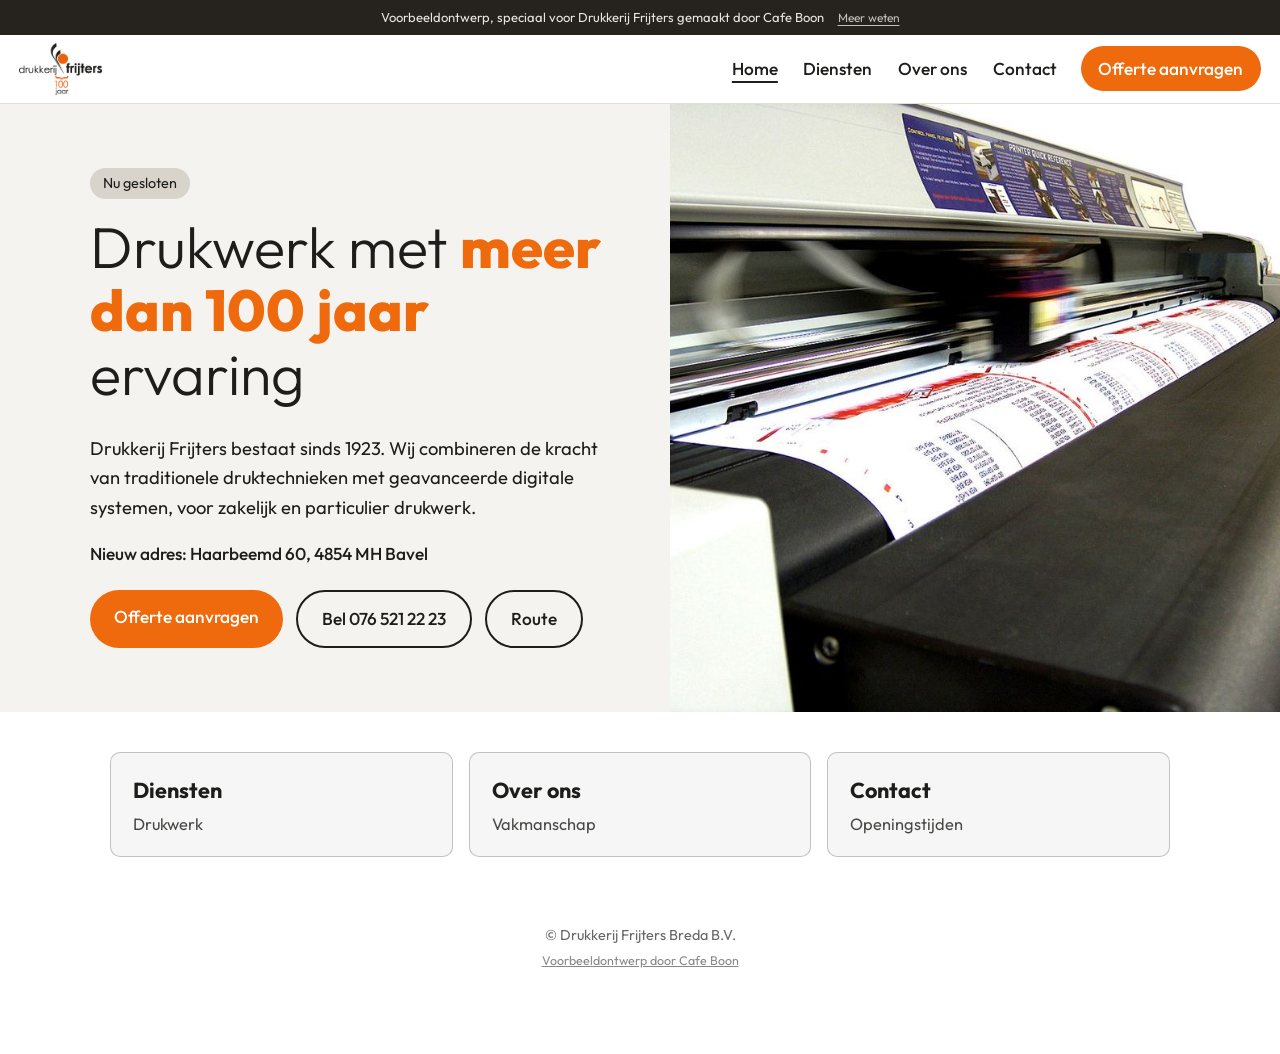
<file: index.html>
<!doctype html>
<html lang="nl">
<head>
<meta charset="utf-8">
<meta name="viewport" content="width=device-width, initial-scale=1">
<meta name="robots" content="noindex">
<title>Drukkerij Frijters - Drukwerk in Bavel sinds 1923</title>
<meta name="description" content="Drukkerij Frijters Breda B.V., Haarbeemd 60 in Bavel. Handelsdrukwerk, digitaal drukken, foliedruk en bedrukte artikelen sinds 1923. Ma t/m vr 9:00 tot 17:00.">
<meta property="og:title" content="Drukkerij Frijters, Bavel. Drukwerk sinds 1923">
<meta property="og:description" content="Handelsdrukwerk, digitaal drukken, foliedruk en bedrukte artikelen.">
<meta property="og:image" content="images/og.jpg">
<link rel="icon" type="image/jpeg" href="images/favicon.jpg">
<link rel="preconnect" href="https://fonts.googleapis.com">
<link rel="preconnect" href="https://fonts.gstatic.com" crossorigin>
<link href="https://fonts.googleapis.com/css2?family=Outfit:wght@300;400;500;700;800&display=swap" rel="stylesheet">
<link rel="stylesheet" href="style.css">
</head>
<body>
<div class="vb-banner" role="note"><span>Voorbeeldontwerp, speciaal voor Drukkerij Frijters gemaakt door Cafe Boon</span><a href="https://cafeboon.com">Meer weten</a></div>
<header class="top">
<a class="brand" href="index.html"><img alt="Drukkerij Frijters, 100 jaar" src="images/logo.png"/></a>
<nav><a aria-current="page" href="index.html">Home</a><a href="aanbod.html">Diensten</a><a href="over.html">Over ons</a><a href="contact.html">Contact</a></nav>
<a class="call" href="offerte.html">Offerte aanvragen</a>
</header>
<div aria-label="Pagina's" class="sn-bar" role="navigation"><a aria-current="page" class="sn-link" href="index.html">Home</a><a class="sn-link" href="aanbod.html">Diensten</a><a class="sn-link" href="over.html">Over ons</a><a class="sn-link" href="contact.html">Contact</a></div>
<section class="hero">
<div class="hero-in">
<p class="tag" id="status"></p>
<h1>Drukwerk met <em>meer dan 100 jaar</em> ervaring</h1>
<p class="claim">Drukkerij Frijters bestaat sinds 1923. Wij combineren de kracht van traditionele druktechnieken met geavanceerde digitale systemen, voor zakelijk en particulier drukwerk.</p>
<p class="addr">Nieuw adres: Haarbeemd 60, 4854 MH Bavel</p>
<div class="actions">
<a class="btn" href="offerte.html">Offerte aanvragen</a>
<a class="btn ghost" href="tel:+31765212223">Bel 076 521 22 23</a>
<a class="btn ghost" href="https://www.google.com/maps/dir/?api=1&amp;destination=Haarbeemd+60+4854+MH+Bavel">Route</a>
</div>
</div>
<img alt="Digitale drukpers bij Drukkerij Frijters" class="hero-img" src="images/digitaal.jpg"/>
</section>
<div class="sn-cards"><a class="sn-card" href="aanbod.html"><strong>Diensten</strong><span>Drukwerk</span></a><a class="sn-card" href="over.html"><strong>Over ons</strong><span>Vakmanschap</span></a><a class="sn-card" href="contact.html"><strong>Contact</strong><span>Openingstijden</span></a></div>
<footer>
<p>© Drukkerij Frijters Breda B.V.</p>
<p class="credit"><a href="https://cafeboon.com">Voorbeeldontwerp door Cafe Boon</a></p>
</footer>
<a class="fab" href="tel:+31765212223">Bel</a>
<script>try{(function(){
  var n=new Date(),d=n.getDay(),m=n.getHours()+n.getMinutes()/60,el=document.getElementById('status');
  var r=document.querySelector('tr[data-d="'+d+'"]');if(r)r.className='today';
  if(d>=1&&d<=5&&m>=9&&m<17){el.textContent='Nu geopend tot 17:00';el.className='tag yes'}
  else{el.textContent='Nu gesloten'}
})();}catch(e){}</script>
</body></html>
</file>
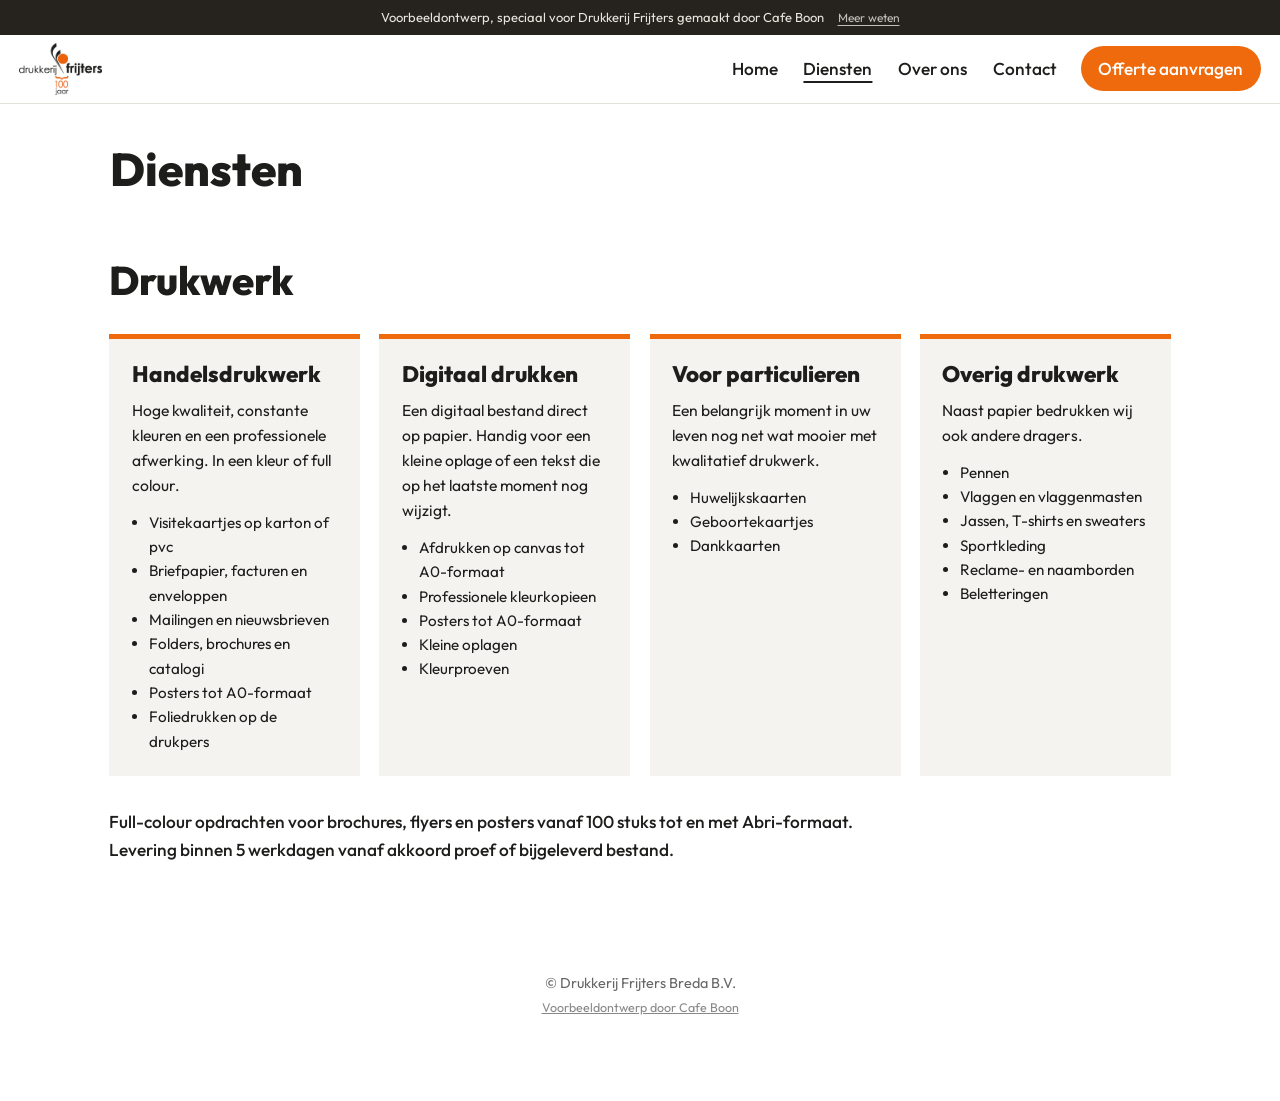
<file: aanbod.html>
<!doctype html>
<html lang="nl">
<head>
<meta charset="utf-8">
<meta name="viewport" content="width=device-width, initial-scale=1">
<meta name="robots" content="noindex">
<title>Diensten | Drukkerij Frijters</title>
<meta name="description" content="Drukkerij Frijters Breda B.V., Haarbeemd 60 in Bavel. Handelsdrukwerk, digitaal drukken, foliedruk en bedrukte artikelen sinds 1923. Ma t/m vr 9:00 tot 17:00.">
<meta property="og:title" content="Drukkerij Frijters, Bavel. Drukwerk sinds 1923">
<meta property="og:description" content="Handelsdrukwerk, digitaal drukken, foliedruk en bedrukte artikelen.">
<meta property="og:image" content="images/og.jpg">
<link rel="icon" type="image/jpeg" href="images/favicon.jpg">
<link rel="preconnect" href="https://fonts.googleapis.com">
<link rel="preconnect" href="https://fonts.gstatic.com" crossorigin>
<link href="https://fonts.googleapis.com/css2?family=Outfit:wght@300;400;500;700;800&display=swap" rel="stylesheet">
<link rel="stylesheet" href="style.css">
</head>
<body>
<div class="vb-banner" role="note"><span>Voorbeeldontwerp, speciaal voor Drukkerij Frijters gemaakt door Cafe Boon</span><a href="https://cafeboon.com">Meer weten</a></div>
<header class="top">
<a class="brand" href="index.html"><img alt="Drukkerij Frijters, 100 jaar" src="images/logo.png"/></a>
<nav><a href="index.html">Home</a><a aria-current="page" href="aanbod.html">Diensten</a><a href="over.html">Over ons</a><a href="contact.html">Contact</a></nav>
<a class="call" href="offerte.html">Offerte aanvragen</a>
</header>
<div aria-label="Pagina's" class="sn-bar" role="navigation"><a class="sn-link" href="index.html">Home</a><a aria-current="page" class="sn-link" href="aanbod.html">Diensten</a><a class="sn-link" href="over.html">Over ons</a><a class="sn-link" href="contact.html">Contact</a></div>
<div class="sn-head"><h1>Diensten</h1></div>
<section class="wrap" id="drukwerk">
<h2>Drukwerk</h2>
<div class="grid">
<article>
<h3>Handelsdrukwerk</h3>
<p>Hoge kwaliteit, constante kleuren en een professionele afwerking. In een kleur of full colour.</p>
<ul><li>Visitekaartjes op karton of pvc</li><li>Briefpapier, facturen en enveloppen</li><li>Mailingen en nieuwsbrieven</li><li>Folders, brochures en catalogi</li><li>Posters tot A0-formaat</li><li>Foliedrukken op de drukpers</li></ul>
</article>
<article>
<h3>Digitaal drukken</h3>
<p>Een digitaal bestand direct op papier. Handig voor een kleine oplage of een tekst die op het laatste moment nog wijzigt.</p>
<ul><li>Afdrukken op canvas tot A0-formaat</li><li>Professionele kleurkopieen</li><li>Posters tot A0-formaat</li><li>Kleine oplagen</li><li>Kleurproeven</li></ul>
</article>
<article>
<h3>Voor particulieren</h3>
<p>Een belangrijk moment in uw leven nog net wat mooier met kwalitatief drukwerk.</p>
<ul><li>Huwelijkskaarten</li><li>Geboortekaartjes</li><li>Dankkaarten</li></ul>
</article>
<article>
<h3>Overig drukwerk</h3>
<p>Naast papier bedrukken wij ook andere dragers.</p>
<ul><li>Pennen</li><li>Vlaggen en vlaggenmasten</li><li>Jassen, T-shirts en sweaters</li><li>Sportkleding</li><li>Reclame- en naamborden</li><li>Beletteringen</li></ul>
</article>
</div>
<p class="note">Full-colour opdrachten voor brochures, flyers en posters vanaf 100 stuks tot en met Abri-formaat. Levering binnen 5 werkdagen vanaf akkoord proef of bijgeleverd bestand.</p>
</section>
<footer>
<p>© Drukkerij Frijters Breda B.V.</p>
<p class="credit"><a href="https://cafeboon.com">Voorbeeldontwerp door Cafe Boon</a></p>
</footer>
<a class="fab" href="tel:+31765212223">Bel</a>
<script>try{(function(){
  var n=new Date(),d=n.getDay(),m=n.getHours()+n.getMinutes()/60,el=document.getElementById('status');
  var r=document.querySelector('tr[data-d="'+d+'"]');if(r)r.className='today';
  if(d>=1&&d<=5&&m>=9&&m<17){el.textContent='Nu geopend tot 17:00';el.className='tag yes'}
  else{el.textContent='Nu gesloten'}
})();}catch(e){}</script>
</body></html>
</file>
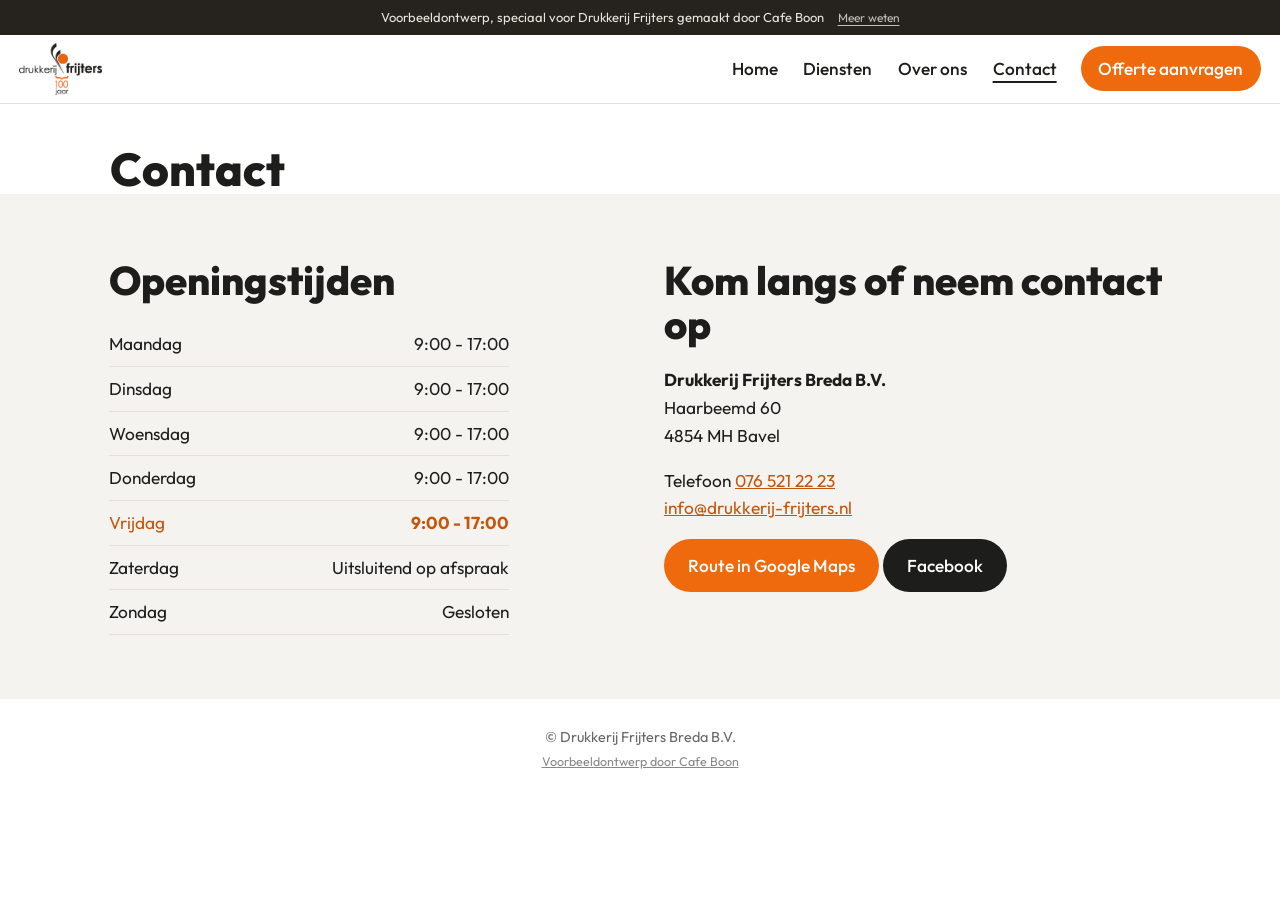
<file: contact.html>
<!doctype html>
<html lang="nl">
<head>
<meta charset="utf-8">
<meta name="viewport" content="width=device-width, initial-scale=1">
<meta name="robots" content="noindex">
<title>Contact | Drukkerij Frijters</title>
<meta name="description" content="Drukkerij Frijters Breda B.V., Haarbeemd 60 in Bavel. Handelsdrukwerk, digitaal drukken, foliedruk en bedrukte artikelen sinds 1923. Ma t/m vr 9:00 tot 17:00.">
<meta property="og:title" content="Drukkerij Frijters, Bavel. Drukwerk sinds 1923">
<meta property="og:description" content="Handelsdrukwerk, digitaal drukken, foliedruk en bedrukte artikelen.">
<meta property="og:image" content="images/og.jpg">
<link rel="icon" type="image/jpeg" href="images/favicon.jpg">
<link rel="preconnect" href="https://fonts.googleapis.com">
<link rel="preconnect" href="https://fonts.gstatic.com" crossorigin>
<link href="https://fonts.googleapis.com/css2?family=Outfit:wght@300;400;500;700;800&display=swap" rel="stylesheet">
<link rel="stylesheet" href="style.css">
</head>
<body>
<div class="vb-banner" role="note"><span>Voorbeeldontwerp, speciaal voor Drukkerij Frijters gemaakt door Cafe Boon</span><a href="https://cafeboon.com">Meer weten</a></div>
<header class="top">
<a class="brand" href="index.html"><img alt="Drukkerij Frijters, 100 jaar" src="images/logo.png"/></a>
<nav><a href="index.html">Home</a><a href="aanbod.html">Diensten</a><a href="over.html">Over ons</a><a aria-current="page" href="contact.html">Contact</a></nav>
<a class="call" href="offerte.html">Offerte aanvragen</a>
</header>
<div aria-label="Pagina's" class="sn-bar" role="navigation"><a class="sn-link" href="index.html">Home</a><a class="sn-link" href="aanbod.html">Diensten</a><a class="sn-link" href="over.html">Over ons</a><a aria-current="page" class="sn-link" href="contact.html">Contact</a></div>
<div class="sn-head"><h1>Contact</h1></div>
<section class="visit" id="contact">
<div class="wrap two">
<div>
<h2>Openingstijden</h2>
<table>
<tr data-d="1"><th>Maandag</th><td>9:00 - 17:00</td></tr>
<tr data-d="2"><th>Dinsdag</th><td>9:00 - 17:00</td></tr>
<tr data-d="3"><th>Woensdag</th><td>9:00 - 17:00</td></tr>
<tr data-d="4"><th>Donderdag</th><td>9:00 - 17:00</td></tr>
<tr data-d="5"><th>Vrijdag</th><td>9:00 - 17:00</td></tr>
<tr data-d="6"><th>Zaterdag</th><td>Uitsluitend op afspraak</td></tr>
<tr data-d="0"><th>Zondag</th><td>Gesloten</td></tr>
</table>
</div>
<div>
<h2>Kom langs of neem contact op</h2>
<p><b>Drukkerij Frijters Breda B.V.</b><br/>Haarbeemd 60<br/>4854 MH Bavel</p>
<p>Telefoon <a href="tel:+31765212223">076 521 22 23</a><br/><a href="mailto:info@drukkerij-frijters.nl">info@drukkerij-frijters.nl</a></p>
<p><a class="btn" href="https://www.google.com/maps/dir/?api=1&amp;destination=Haarbeemd+60+4854+MH+Bavel">Route in Google Maps</a> <a class="btn alt" href="https://www.facebook.com/Drukkerij-Frijters-Breda-bv-403516166486152/">Facebook</a></p>
</div>
</div>
</section>
<footer>
<p>© Drukkerij Frijters Breda B.V.</p>
<p class="credit"><a href="https://cafeboon.com">Voorbeeldontwerp door Cafe Boon</a></p>
</footer>
<a class="fab" href="tel:+31765212223">Bel</a>
<script>try{(function(){
  var n=new Date(),d=n.getDay(),m=n.getHours()+n.getMinutes()/60,el=document.getElementById('status');
  var r=document.querySelector('tr[data-d="'+d+'"]');if(r)r.className='today';
  if(d>=1&&d<=5&&m>=9&&m<17){el.textContent='Nu geopend tot 17:00';el.className='tag yes'}
  else{el.textContent='Nu gesloten'}
})();}catch(e){}</script>
</body></html>
</file>
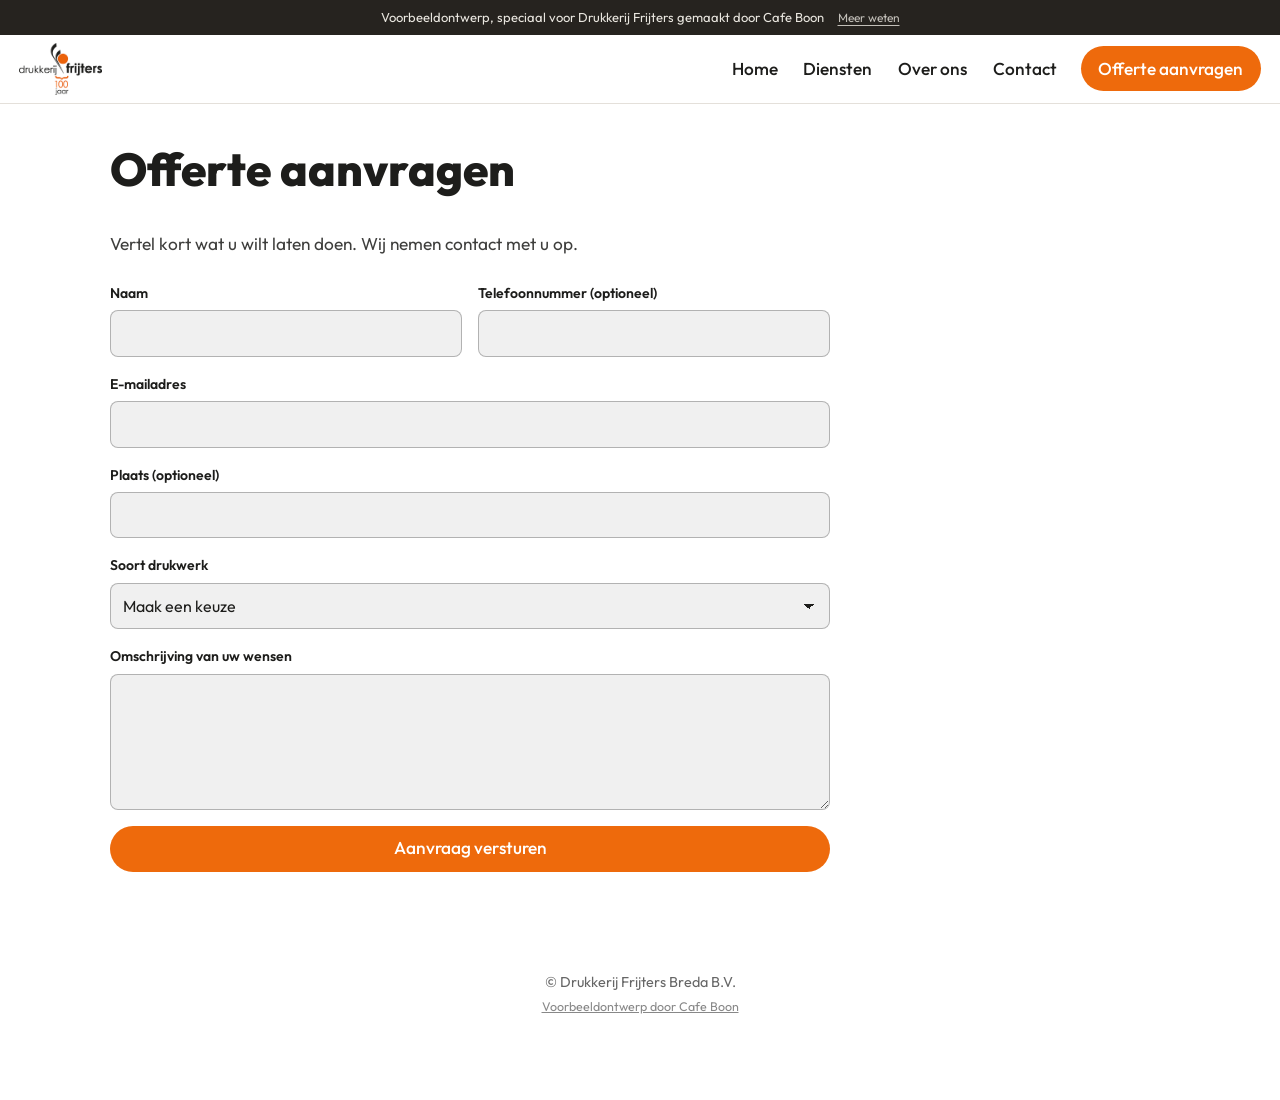
<file: offerte.html>
<!doctype html>
<html lang="nl">
<head>
<meta charset="utf-8">
<meta name="viewport" content="width=device-width, initial-scale=1">
<meta name="robots" content="noindex">
<title>Offerte aanvragen | Drukkerij Frijters</title>
<meta name="description" content="Offerte aanvragen bij Drukkerij Frijters.">
<meta property="og:title" content="Drukkerij Frijters, Bavel. Drukwerk sinds 1923">
<meta property="og:description" content="Handelsdrukwerk, digitaal drukken, foliedruk en bedrukte artikelen.">
<meta property="og:image" content="images/og.jpg">
<link rel="icon" type="image/jpeg" href="images/favicon.jpg">
<link rel="preconnect" href="https://fonts.googleapis.com">
<link rel="preconnect" href="https://fonts.gstatic.com" crossorigin>
<link href="https://fonts.googleapis.com/css2?family=Outfit:wght@300;400;500;700;800&display=swap" rel="stylesheet">
<link rel="stylesheet" href="style.css">
</head>
<body>
<div class="vb-banner" role="note"><span>Voorbeeldontwerp, speciaal voor Drukkerij Frijters gemaakt door Cafe Boon</span><a href="https://cafeboon.com">Meer weten</a></div>
<header class="top">
<a class="brand" href="index.html"><img alt="Drukkerij Frijters, 100 jaar" src="images/logo.png"/></a>
<nav><a href="index.html">Home</a><a href="aanbod.html">Diensten</a><a href="over.html">Over ons</a><a href="contact.html">Contact</a></nav>
<a class="call" href="#formulier">Offerte aanvragen</a>
</header>
<div aria-label="Pagina's" class="sn-bar" role="navigation"><a class="sn-link" href="index.html">Home</a><a class="sn-link" href="aanbod.html">Diensten</a><a class="sn-link" href="over.html">Over ons</a><a class="sn-link" href="contact.html">Contact</a></div>
<div class="sn-head"><h1>Offerte aanvragen</h1></div>
<section class="sn-formsec" id="formulier"><div class="sn-formwrap"><p class="sn-lead">Vertel kort wat u wilt laten doen. Wij nemen contact met u op.</p><form class="sn-form" id="sn-form"><div class="sn-field"><label for="naam">Naam</label><input id="naam" name="naam" type="text" required autocomplete="name"></div><div class="sn-field"><label for="tel">Telefoonnummer (optioneel)</label><input id="tel" name="tel" type="tel" autocomplete="tel"></div><div class="sn-field full"><label for="email">E-mailadres</label><input id="email" name="email" type="email" required autocomplete="email"></div><div class="sn-field full"><label for="plaats">Plaats (optioneel)</label><input id="plaats" name="plaats" type="text" autocomplete="address-level2"></div><div class="sn-field full"><label for="keuze">Soort drukwerk</label><select id="keuze" name="keuze" required><option value="">Maak een keuze</option><option>Visitekaartjes</option><option>Briefpapier, facturen en enveloppen</option><option>Mailingen en nieuwsbrieven</option><option>Folders, brochures en catalogi</option><option>Posters</option><option>Canvas</option><option>Kleurkopieën</option><option>Huwelijkskaarten</option><option>Geboortekaartjes</option><option>Dankkaarten</option><option>Vlaggen en vlaggenmasten</option><option>Kleding en sportkleding</option><option>Reclame- en naamborden</option><option>Beletteringen</option></select></div><div class="sn-field full"><label for="opm">Omschrijving van uw wensen</label><textarea id="opm" name="opm" rows="5" required></textarea></div><div class="sn-field full"><button class="btn" type="submit">Aanvraag versturen</button></div></form></div></section>
<script>(function(){var f=document.getElementById('sn-form');if(!f)return;f.addEventListener('submit',function(e){e.preventDefault();if(!f.checkValidity()){f.reportValidity();return;}var d=document.createElement('div');d.className='sn-done';d.setAttribute('role','status');d.tabIndex=-1;d.innerHTML='<h2>Bedankt voor uw aanvraag</h2><p>Dit is een voorbeeldwebsite van Cafe Boon. Uw aanvraag is daarom niet verstuurd. Neem voor een echte offerte contact op via <a href="tel:+31765212223">076 521 22 23</a>.</p>';f.parentNode.replaceChild(d,f);d.focus();});})();</script>
<footer>
<p>© Drukkerij Frijters Breda B.V.</p>
<p class="credit"><a href="https://cafeboon.com">Voorbeeldontwerp door Cafe Boon</a></p>
</footer>
<a class="fab" href="tel:+31765212223">Bel</a>
<script>try{(function(){
  var n=new Date(),d=n.getDay(),m=n.getHours()+n.getMinutes()/60,el=document.getElementById('status');
  var r=document.querySelector('tr[data-d="'+d+'"]');if(r)r.className='today';
  if(d>=1&&d<=5&&m>=9&&m<17){el.textContent='Nu geopend tot 17:00';el.className='tag yes'}
  else{el.textContent='Nu gesloten'}
})();}catch(e){}</script>
</body></html>
</file>
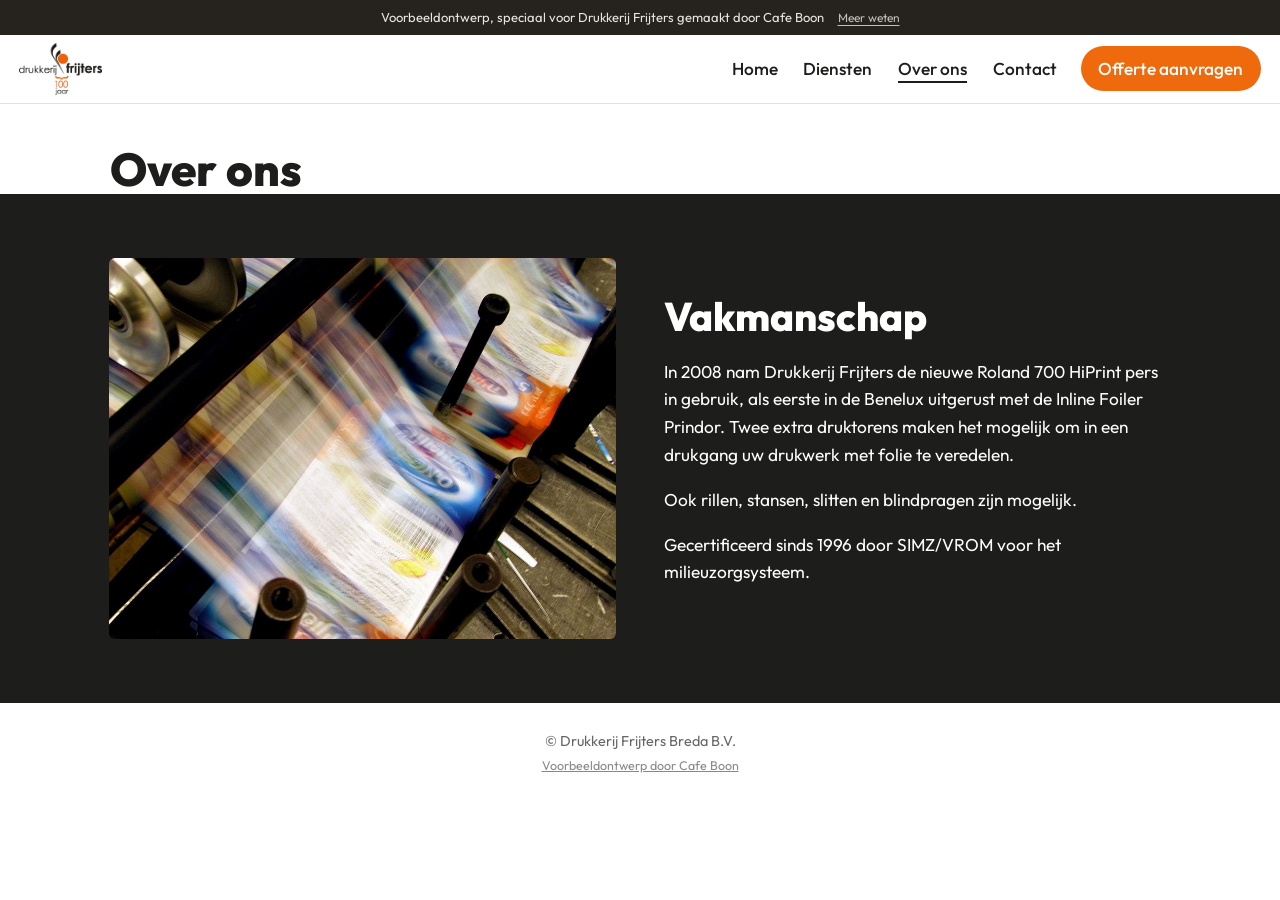
<file: over.html>
<!doctype html>
<html lang="nl">
<head>
<meta charset="utf-8">
<meta name="viewport" content="width=device-width, initial-scale=1">
<meta name="robots" content="noindex">
<title>Over ons | Drukkerij Frijters</title>
<meta name="description" content="Drukkerij Frijters Breda B.V., Haarbeemd 60 in Bavel. Handelsdrukwerk, digitaal drukken, foliedruk en bedrukte artikelen sinds 1923. Ma t/m vr 9:00 tot 17:00.">
<meta property="og:title" content="Drukkerij Frijters, Bavel. Drukwerk sinds 1923">
<meta property="og:description" content="Handelsdrukwerk, digitaal drukken, foliedruk en bedrukte artikelen.">
<meta property="og:image" content="images/og.jpg">
<link rel="icon" type="image/jpeg" href="images/favicon.jpg">
<link rel="preconnect" href="https://fonts.googleapis.com">
<link rel="preconnect" href="https://fonts.gstatic.com" crossorigin>
<link href="https://fonts.googleapis.com/css2?family=Outfit:wght@300;400;500;700;800&display=swap" rel="stylesheet">
<link rel="stylesheet" href="style.css">
</head>
<body>
<div class="vb-banner" role="note"><span>Voorbeeldontwerp, speciaal voor Drukkerij Frijters gemaakt door Cafe Boon</span><a href="https://cafeboon.com">Meer weten</a></div>
<header class="top">
<a class="brand" href="index.html"><img alt="Drukkerij Frijters, 100 jaar" src="images/logo.png"/></a>
<nav><a href="index.html">Home</a><a href="aanbod.html">Diensten</a><a aria-current="page" href="over.html">Over ons</a><a href="contact.html">Contact</a></nav>
<a class="call" href="offerte.html">Offerte aanvragen</a>
</header>
<div aria-label="Pagina's" class="sn-bar" role="navigation"><a class="sn-link" href="index.html">Home</a><a class="sn-link" href="aanbod.html">Diensten</a><a aria-current="page" class="sn-link" href="over.html">Over ons</a><a class="sn-link" href="contact.html">Contact</a></div>
<div class="sn-head"><h1>Over ons</h1></div>
<section class="band" id="vakmanschap">
<div class="wrap split">
<img alt="Drukwerk loopt door de pers" src="images/offset.jpg"/>
<div>
<h2>Vakmanschap</h2>
<p>In 2008 nam Drukkerij Frijters de nieuwe Roland 700 HiPrint pers in gebruik, als eerste in de Benelux uitgerust met de Inline Foiler Prindor. Twee extra druktorens maken het mogelijk om in een drukgang uw drukwerk met folie te veredelen.</p>
<p>Ook rillen, stansen, slitten en blindpragen zijn mogelijk.</p>
<p>Gecertificeerd sinds 1996 door SIMZ/VROM voor het milieuzorgsysteem.</p>
</div>
</div>
</section>
<footer>
<p>© Drukkerij Frijters Breda B.V.</p>
<p class="credit"><a href="https://cafeboon.com">Voorbeeldontwerp door Cafe Boon</a></p>
</footer>
<a class="fab" href="tel:+31765212223">Bel</a>
<script>try{(function(){
  var n=new Date(),d=n.getDay(),m=n.getHours()+n.getMinutes()/60,el=document.getElementById('status');
  var r=document.querySelector('tr[data-d="'+d+'"]');if(r)r.className='today';
  if(d>=1&&d<=5&&m>=9&&m<17){el.textContent='Nu geopend tot 17:00';el.className='tag yes'}
  else{el.textContent='Nu gesloten'}
})();}catch(e){}</script>
</body></html>
</file>
<file: style.css>
:root{--orange:#ee6a0c;--ink:#1d1d1b;--bg:#fff;--soft:#f5f3f0;--line:#e4e0da}
*{box-sizing:border-box}
body{margin:0;font-family:"Outfit",sans-serif;color:var(--ink);background:var(--bg);line-height:1.6;font-size:1.08rem}
h1,h2,h3{font-weight:800;line-height:1.1;margin:0 0 .5em}
h2{font-size:clamp(1.8rem,4vw,2.5rem)}
a{color:#c4550a}
.top{display:flex;align-items:center;gap:1.5rem;padding:.5rem 1.2rem;background:#fff;border-bottom:1px solid var(--line);position:sticky;top:0;z-index:5}
.brand img{height:52px;display:block}
.top nav{margin-left:auto;display:flex;gap:1.6rem}.top nav a{color:var(--ink);text-decoration:none;font-weight:500}
.call{background:var(--orange);color:#fff;text-decoration:none;padding:.55rem 1.1rem;font-weight:500;border-radius:999px;white-space:nowrap}
.hero{display:grid;grid-template-columns:1.1fr 1fr;background:var(--soft);min-height:520px}
.hero-in{padding:4rem 2rem 4rem max(1.2rem,calc((100vw - 1100px)/2));align-self:center}
.hero h1{font-size:clamp(2.2rem,5vw,3.6rem);font-weight:300}
.hero h1 em{font-style:normal;font-weight:800;color:var(--orange)}
.claim{max-width:520px;font-size:1.15rem}
.addr{font-weight:500}
.hero-img{width:100%;height:100%;object-fit:cover;display:block}
.tag{display:inline-block;background:#d8d3cb;padding:.25rem .8rem;font-size:.9rem;margin:0 0 1rem;border-radius:999px}.tag.yes{background:#2e7d32;color:#fff}
.actions{display:flex;gap:.8rem;flex-wrap:wrap;margin-top:1.4rem}
.btn{display:inline-block;background:var(--orange);color:#fff;padding:.8rem 1.5rem;text-decoration:none;font-weight:500;border-radius:999px}
.btn.ghost{background:transparent;border:2px solid var(--ink);color:var(--ink)}
.btn.alt{background:var(--ink)}
.wrap{max-width:1100px;margin:0 auto;padding:4rem 1.2rem}
.grid{display:grid;grid-template-columns:repeat(auto-fill,minmax(240px,1fr));gap:1.2rem;margin:2rem 0}
.grid article{background:var(--soft);border-top:5px solid var(--orange);padding:1.4rem}
.grid h3{font-size:1.4rem}.grid p{margin:0 0 .8rem;font-size:.98rem}
.grid ul{margin:0;padding-left:1.1rem;font-size:.95rem}
.note{font-weight:500;max-width:760px}
.band{background:var(--ink);color:#fff}
.split{display:grid;grid-template-columns:1fr 1fr;gap:3rem;align-items:center}
.split img{width:100%;aspect-ratio:4/3;object-fit:cover;border-radius:6px}
.visit{background:var(--soft)}
.two{display:grid;grid-template-columns:1fr 1fr;gap:3rem}
table{border-collapse:collapse;width:100%;max-width:400px}
th{text-align:left;font-weight:400}td{text-align:right}
th,td{padding:.5rem 0;border-bottom:1px solid var(--line)}
tr.today{font-weight:700;color:#c4550a}
footer{text-align:center;padding:1.5rem 1rem 5rem;font-size:.9rem;color:#666}
footer p{margin:.2rem}.credit{font-size:.78rem}.credit a{color:#888}
.fab{display:none}
@media(max-width:760px){
.top nav,.call{display:none}
.hero{grid-template-columns:1fr;min-height:0}.hero-in{padding:2.5rem 1.2rem}.hero-img{height:240px;order:-1}
.two,.split{grid-template-columns:1fr;gap:2rem}
.fab{display:block;position:fixed;right:1rem;bottom:1rem;background:var(--orange);color:#fff;text-decoration:none;font-weight:500;padding:.9rem 1.5rem;border-radius:999px;box-shadow:0 4px 12px rgba(0,0,0,.3);z-index:9}}
/* sitenav:start */
.sn-bar{display:none;gap:6px;overflow-x:auto;white-space:nowrap;-webkit-overflow-scrolling:touch;padding:8px 12px;background:inherit;color:inherit;font:inherit;line-height:1.2;border-bottom:1px solid rgba(128,128,128,.35);box-sizing:border-box;max-width:100%}
.sn-bar a.sn-link{flex:0 0 auto;padding:9px 15px;border-radius:999px;color:inherit;text-decoration:none;font-size:15px;font-weight:600;letter-spacing:0;text-transform:none;margin:0}
.sn-bar a.sn-link[aria-current="page"]{background:rgba(128,128,128,.2);box-shadow:inset 0 -2px 0 currentColor}
@media(max-width:760px){.sn-bar{display:flex}}
nav a[aria-current="page"]:not(.cta):not(.btn):not(.call){text-decoration:underline;text-underline-offset:6px;text-decoration-thickness:2px}
.sn-head{max-width:1100px;margin:0 auto;padding:40px 20px 0;box-sizing:border-box}
.sn-head h1{margin:0;color:inherit;font-size:clamp(30px,5vw,46px);line-height:1.1}
.sn-cards{max-width:1100px;margin:0 auto;padding:40px 20px;display:grid;grid-template-columns:repeat(auto-fit,minmax(230px,1fr));gap:16px;box-sizing:border-box}
.sn-card{display:block;padding:20px 22px;border:1px solid rgba(128,128,128,.45);border-radius:10px;background:rgba(128,128,128,.07);color:inherit;text-decoration:none;min-width:0}
.sn-card strong{display:block;font-size:1.25em;margin:0 0 6px;color:inherit}
.sn-card span{display:block;opacity:.8;font-size:.95em;line-height:1.4}
.sn-card:hover,.sn-card:focus-visible{border-color:currentColor}
/* sitenav:end */
/* voorbeeld-formulier:start */
@layer sn{.sn-form button.btn{border:0;font:inherit;cursor:pointer;line-height:1.2}}
.sn-formsec{padding:36px 0 72px}
.sn-formwrap{max-width:1100px;margin:0 auto;padding:0 20px;box-sizing:border-box}
.sn-formwrap>h2{margin:0 0 12px}
.sn-formwrap>.sn-lead,.sn-formwrap>.sn-form,.sn-formwrap>.sn-done{max-width:720px}
.sn-formwrap .sn-lead{margin:0 0 24px;opacity:.85}
.sn-form{display:grid;grid-template-columns:1fr 1fr;gap:16px}
.sn-field{display:flex;flex-direction:column;gap:6px;min-width:0;text-align:left}
.sn-field.full{grid-column:1/-1}
.sn-field label{font-size:14px;font-weight:600}
.sn-field input,.sn-field select,.sn-field textarea{font:inherit;font-size:16px;line-height:1.4;color:inherit;background:rgba(128,128,128,.12);border:1px solid rgba(128,128,128,.55);border-radius:8px;padding:11px 12px;width:100%;box-sizing:border-box;min-width:0;max-width:100%;-webkit-appearance:none;appearance:none}
.sn-field select{background-image:linear-gradient(45deg,transparent 50%,currentColor 50%),linear-gradient(135deg,currentColor 50%,transparent 50%);background-position:calc(100% - 20px) 50%,calc(100% - 15px) 50%;background-size:5px 5px;background-repeat:no-repeat;padding-right:38px}
.sn-field select option{color:#111;background:#fff}
.sn-field textarea{resize:vertical}
.sn-field input:focus,.sn-field select:focus,.sn-field textarea:focus{outline:2px solid currentColor;outline-offset:1px}
.sn-done{padding:28px;border:1px solid rgba(128,128,128,.55);border-radius:12px;background:rgba(128,128,128,.1)}
.sn-done h2{margin:0 0 10px}
.sn-done p{margin:0}
.sn-done a{text-decoration:underline;text-underline-offset:3px;font-weight:600}
.sn-formlink{padding:0 0 56px}
@media(max-width:640px){.sn-form{grid-template-columns:1fr}.sn-formsec{padding:24px 0 56px}}
/* voorbeeld-formulier:end */
/* voorbeeldbanner:start */
.vb-banner{display:flex;flex-wrap:wrap;justify-content:center;align-items:baseline;gap:2px 14px;padding:8px 16px;background:#26231f;color:#e9e6df;font-size:13px;line-height:1.45;letter-spacing:0;text-transform:none;font-weight:400;text-align:center;position:relative;z-index:1000}
.vb-banner a{color:inherit;opacity:.8;text-decoration:underline;text-underline-offset:3px;font-size:12px;font-weight:400;white-space:nowrap;letter-spacing:0;text-transform:none}
.vb-banner a:hover{opacity:1}
/* voorbeeldbanner:end */
</file>
